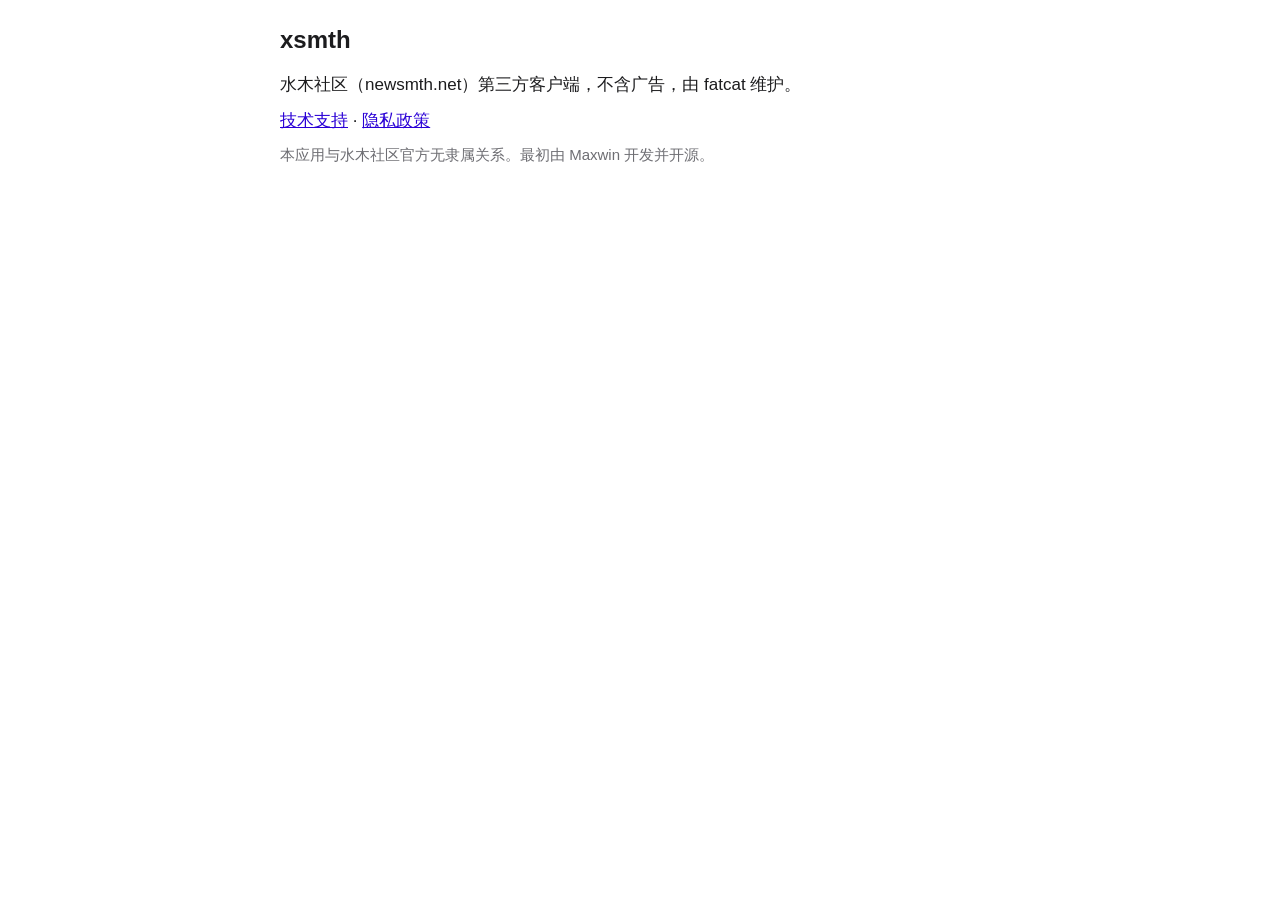
<file: index.html>
<!DOCTYPE html>
<html lang="zh-CN">
<head>
<meta charset="utf-8">
<meta name="viewport" content="width=device-width, initial-scale=1">
<title>xsmth</title>
<link rel="stylesheet" href="style.css">
</head>
<body>
<h1>xsmth</h1>
<p>水木社区（newsmth.net）第三方客户端，不含广告，由 fatcat 维护。</p>
<p><a href="support.html">技术支持</a> · <a href="privacy.html">隐私政策</a></p>
<p class="muted">本应用与水木社区官方无隶属关系。最初由 Maxwin 开发并开源。</p>
</body>
</html>
</file>
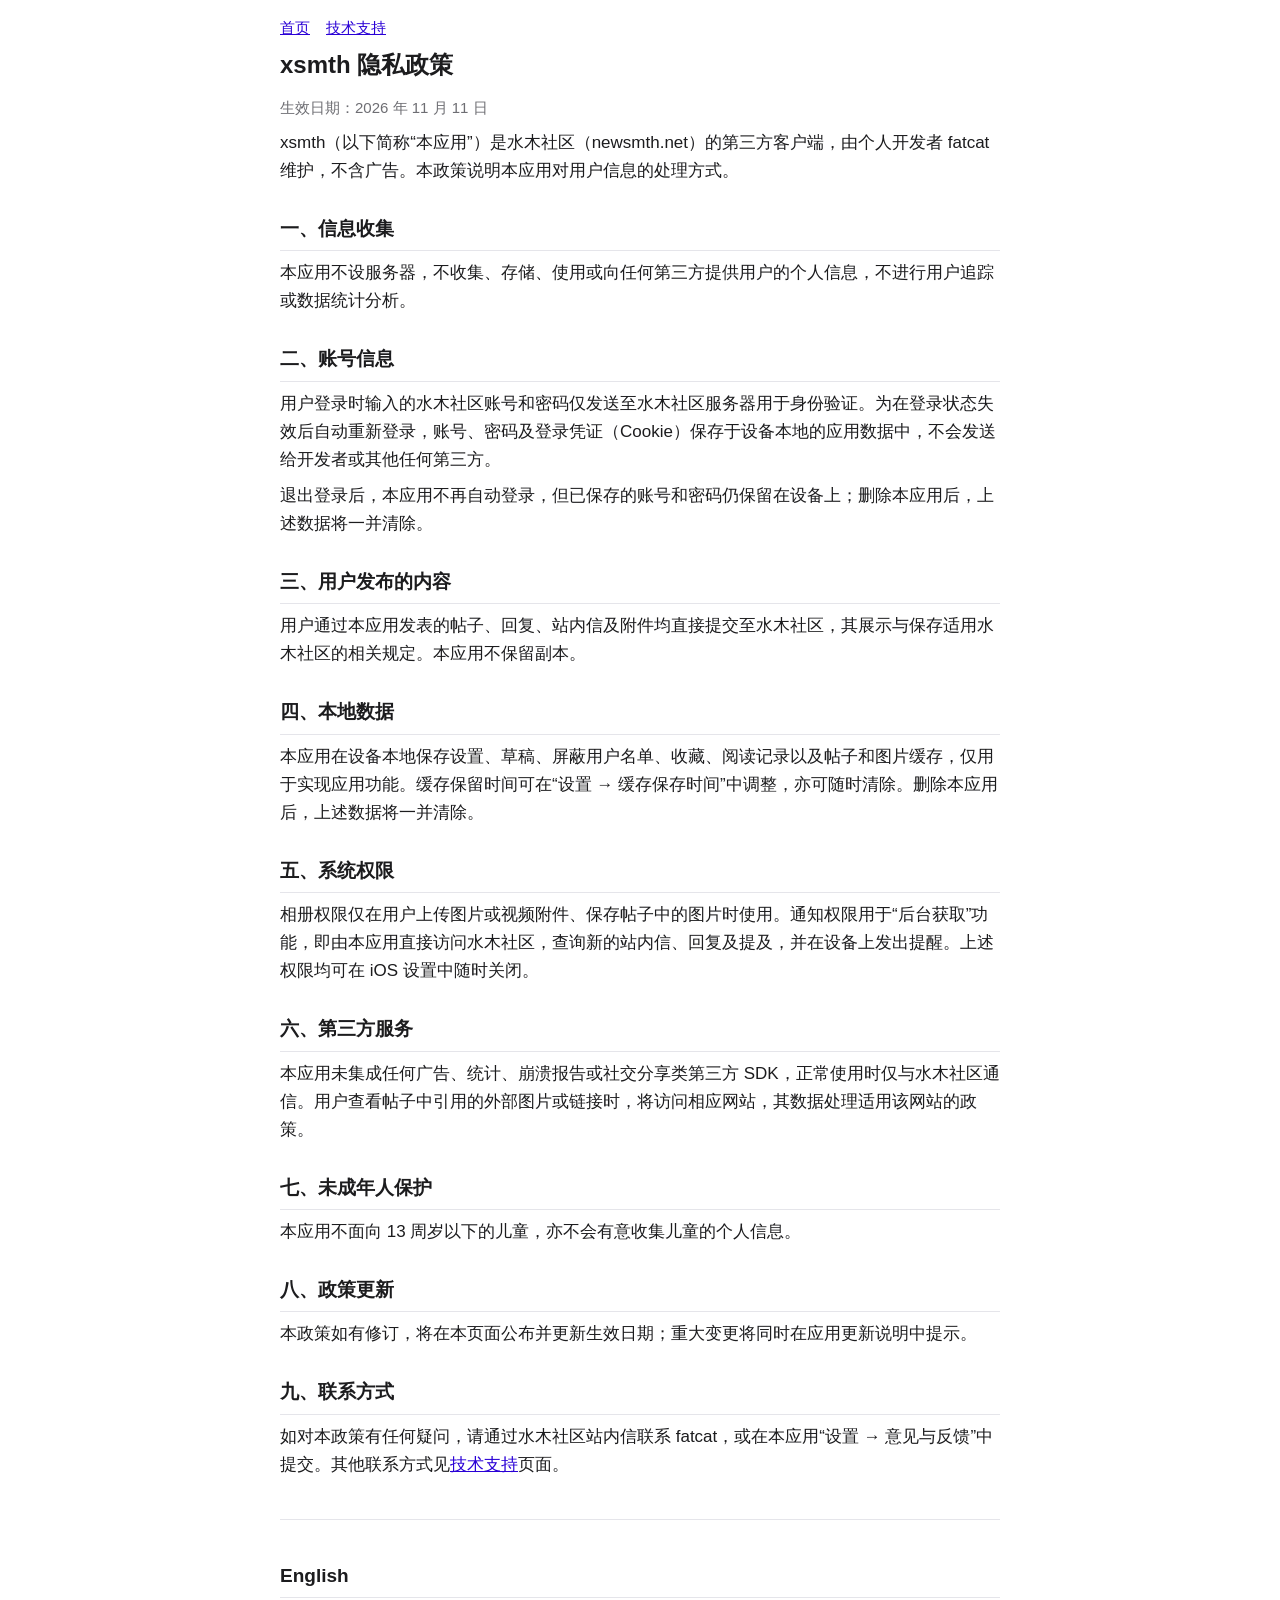
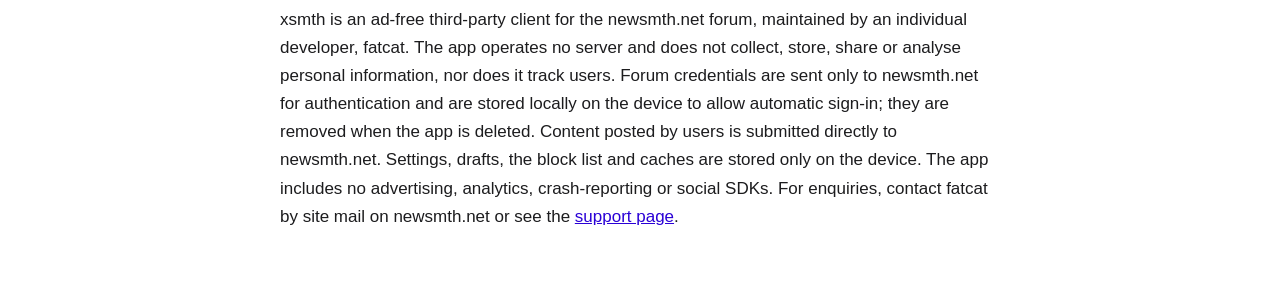
<file: privacy.html>
<!DOCTYPE html>
<html lang="zh-CN">
<head>
<meta charset="utf-8">
<meta name="viewport" content="width=device-width, initial-scale=1">
<title>xsmth 隐私政策</title>
<link rel="stylesheet" href="style.css">
</head>
<body>
<nav><a href="index.html">首页</a><a href="support.html">技术支持</a></nav>
<h1>xsmth 隐私政策</h1>
<p class="muted">生效日期：2026 年 11 月 11 日</p>

<p>xsmth（以下简称“本应用”）是水木社区（newsmth.net）的第三方客户端，由个人开发者 fatcat 维护，不含广告。本政策说明本应用对用户信息的处理方式。</p>

<h2>一、信息收集</h2>
<p>本应用不设服务器，不收集、存储、使用或向任何第三方提供用户的个人信息，不进行用户追踪或数据统计分析。</p>

<h2>二、账号信息</h2>
<p>用户登录时输入的水木社区账号和密码仅发送至水木社区服务器用于身份验证。为在登录状态失效后自动重新登录，账号、密码及登录凭证（Cookie）保存于设备本地的应用数据中，不会发送给开发者或其他任何第三方。</p>
<p>退出登录后，本应用不再自动登录，但已保存的账号和密码仍保留在设备上；删除本应用后，上述数据将一并清除。</p>

<h2>三、用户发布的内容</h2>
<p>用户通过本应用发表的帖子、回复、站内信及附件均直接提交至水木社区，其展示与保存适用水木社区的相关规定。本应用不保留副本。</p>

<h2>四、本地数据</h2>
<p>本应用在设备本地保存设置、草稿、屏蔽用户名单、收藏、阅读记录以及帖子和图片缓存，仅用于实现应用功能。缓存保留时间可在“设置 → 缓存保存时间”中调整，亦可随时清除。删除本应用后，上述数据将一并清除。</p>

<h2>五、系统权限</h2>
<p>相册权限仅在用户上传图片或视频附件、保存帖子中的图片时使用。通知权限用于“后台获取”功能，即由本应用直接访问水木社区，查询新的站内信、回复及提及，并在设备上发出提醒。上述权限均可在 iOS 设置中随时关闭。</p>

<h2>六、第三方服务</h2>
<p>本应用未集成任何广告、统计、崩溃报告或社交分享类第三方 SDK，正常使用时仅与水木社区通信。用户查看帖子中引用的外部图片或链接时，将访问相应网站，其数据处理适用该网站的政策。</p>

<h2>七、未成年人保护</h2>
<p>本应用不面向 13 周岁以下的儿童，亦不会有意收集儿童的个人信息。</p>

<h2>八、政策更新</h2>
<p>本政策如有修订，将在本页面公布并更新生效日期；重大变更将同时在应用更新说明中提示。</p>

<h2>九、联系方式</h2>
<p>如对本政策有任何疑问，请通过水木社区站内信联系 fatcat，或在本应用“设置 → 意见与反馈”中提交。其他联系方式见<a href="support.html">技术支持</a>页面。</p>

<div class="en">
<h2>English</h2>
<p>xsmth is an ad-free third-party client for the newsmth.net forum, maintained by an individual developer, fatcat. The app operates no server and does not collect, store, share or analyse personal information, nor does it track users. Forum credentials are sent only to newsmth.net for authentication and are stored locally on the device to allow automatic sign-in; they are removed when the app is deleted. Content posted by users is submitted directly to newsmth.net. Settings, drafts, the block list and caches are stored only on the device. The app includes no advertising, analytics, crash-reporting or social SDKs. For enquiries, contact fatcat by site mail on newsmth.net or see the <a href="support.html">support page</a>.</p>
</div>
</body>
</html>
</file>
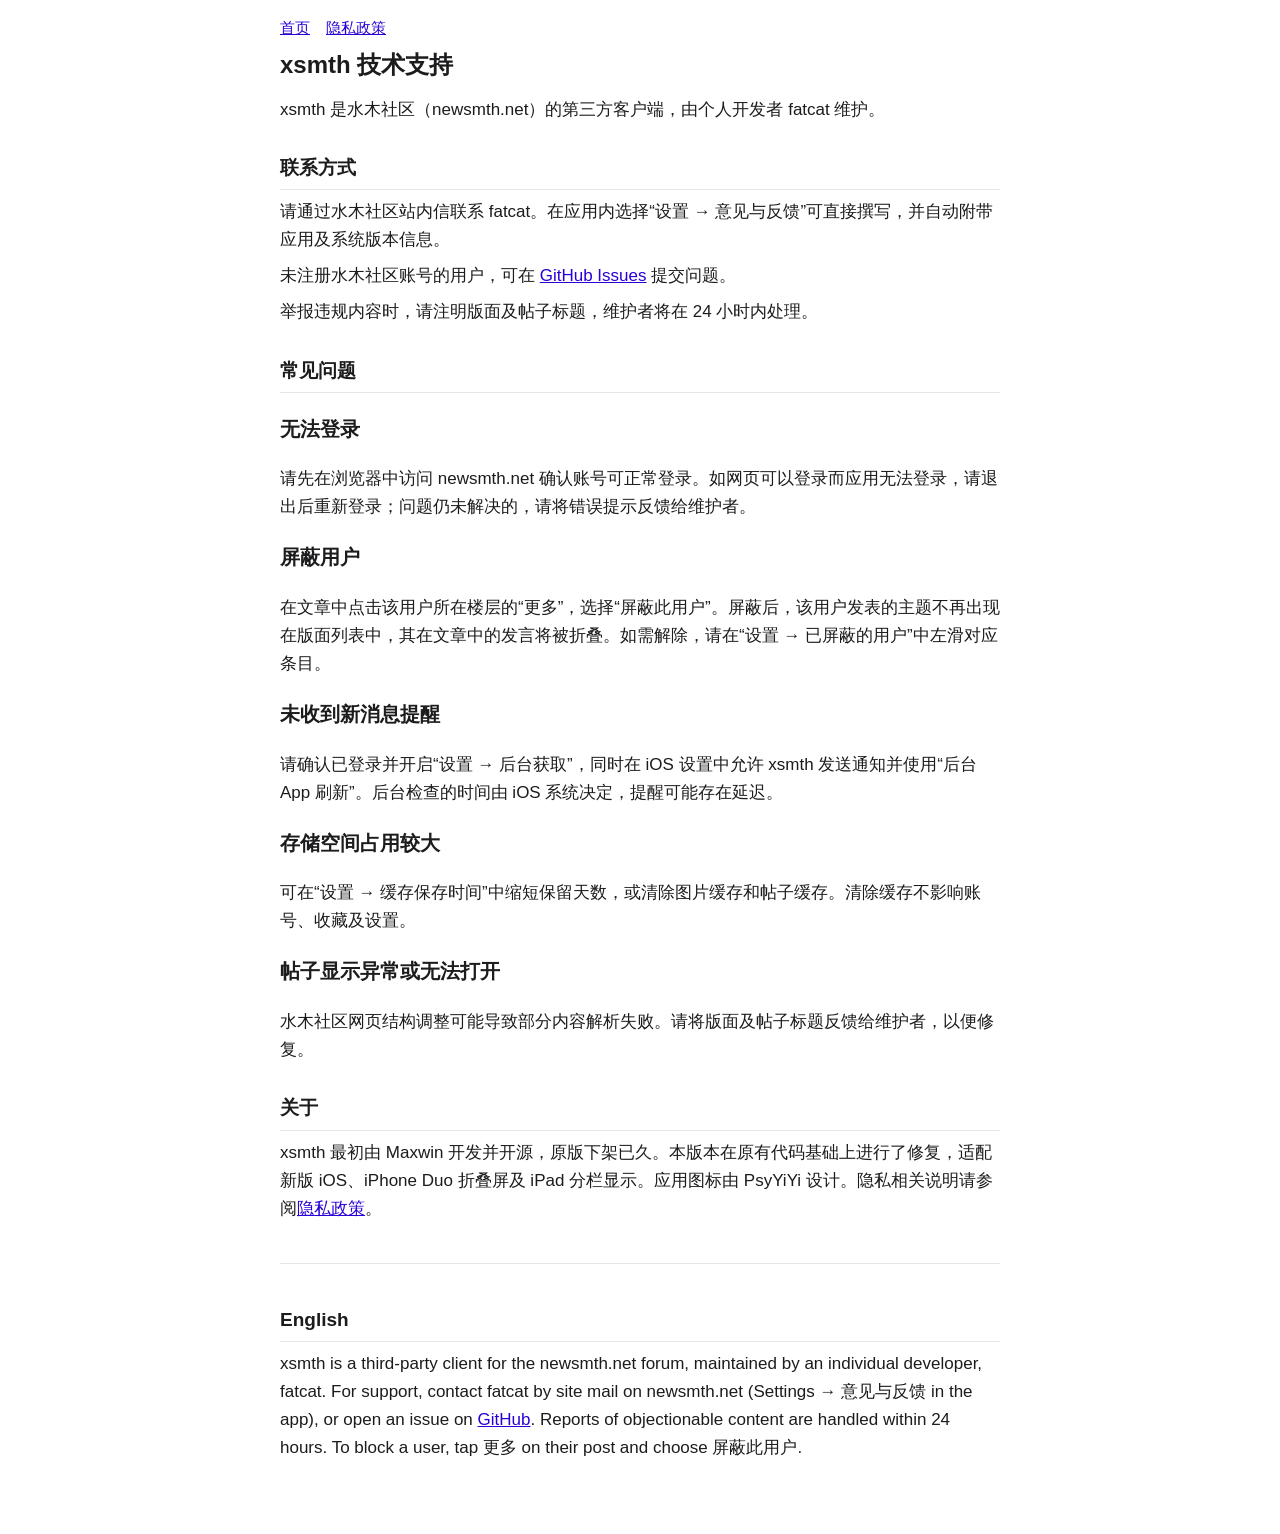
<file: support.html>
<!DOCTYPE html>
<html lang="zh-CN">
<head>
<meta charset="utf-8">
<meta name="viewport" content="width=device-width, initial-scale=1">
<title>xsmth 技术支持</title>
<link rel="stylesheet" href="style.css">
</head>
<body>
<nav><a href="index.html">首页</a><a href="privacy.html">隐私政策</a></nav>
<h1>xsmth 技术支持</h1>

<p>xsmth 是水木社区（newsmth.net）的第三方客户端，由个人开发者 fatcat 维护。</p>

<h2>联系方式</h2>
<p>请通过水木社区站内信联系 fatcat。在应用内选择“设置 → 意见与反馈”可直接撰写，并自动附带应用及系统版本信息。</p>
<p>未注册水木社区账号的用户，可在 <a href="https://github.com/ddsvalor/xsmth-support/issues">GitHub Issues</a> 提交问题。</p>
<p>举报违规内容时，请注明版面及帖子标题，维护者将在 24 小时内处理。</p>

<h2>常见问题</h2>

<h3>无法登录</h3>
<p>请先在浏览器中访问 newsmth.net 确认账号可正常登录。如网页可以登录而应用无法登录，请退出后重新登录；问题仍未解决的，请将错误提示反馈给维护者。</p>

<h3>屏蔽用户</h3>
<p>在文章中点击该用户所在楼层的“更多”，选择“屏蔽此用户”。屏蔽后，该用户发表的主题不再出现在版面列表中，其在文章中的发言将被折叠。如需解除，请在“设置 → 已屏蔽的用户”中左滑对应条目。</p>

<h3>未收到新消息提醒</h3>
<p>请确认已登录并开启“设置 → 后台获取”，同时在 iOS 设置中允许 xsmth 发送通知并使用“后台 App 刷新”。后台检查的时间由 iOS 系统决定，提醒可能存在延迟。</p>

<h3>存储空间占用较大</h3>
<p>可在“设置 → 缓存保存时间”中缩短保留天数，或清除图片缓存和帖子缓存。清除缓存不影响账号、收藏及设置。</p>

<h3>帖子显示异常或无法打开</h3>
<p>水木社区网页结构调整可能导致部分内容解析失败。请将版面及帖子标题反馈给维护者，以便修复。</p>

<h2>关于</h2>
<p>xsmth 最初由 Maxwin 开发并开源，原版下架已久。本版本在原有代码基础上进行了修复，适配新版 iOS、iPhone Duo 折叠屏及 iPad 分栏显示。应用图标由 PsyYiYi 设计。隐私相关说明请参阅<a href="privacy.html">隐私政策</a>。</p>

<div class="en">
<h2>English</h2>
<p>xsmth is a third-party client for the newsmth.net forum, maintained by an individual developer, fatcat. For support, contact fatcat by site mail on newsmth.net (Settings → 意见与反馈 in the app), or open an issue on <a href="https://github.com/ddsvalor/xsmth-support/issues">GitHub</a>. Reports of objectionable content are handled within 24 hours. To block a user, tap 更多 on their post and choose 屏蔽此用户.</p>
</div>
</body>
</html>
</file>
<file: style.css>
:root { color-scheme: light dark; --text: #1c1c1e; --muted: #6e6e73; --line: #e5e5ea; --link: #2a00d6; --bg: #ffffff; }
@media (prefers-color-scheme: dark) {
  :root { --text: #f2f2f7; --muted: #a1a1a6; --line: #38383a; --link: #8f86ff; --bg: #000000; }
}
html { -webkit-text-size-adjust: 100%; }
body { margin: 0; padding: 16px 20px 64px; background: var(--bg); color: var(--text);
  font: 17px/1.65 -apple-system, "PingFang SC", sans-serif; }
h1 { font-size: 24px; line-height: 1.3; margin: 8px 0 16px; }
h2 { font-size: 19px; margin: 28px 0 8px; padding-bottom: 6px; border-bottom: 1px solid var(--line); }
p, li { margin: 8px 0; }
ol, ul { padding-left: 1.4em; }
a { color: var(--link); }
.muted { color: var(--muted); font-size: 15px; }
body { max-width: 720px; margin: 0 auto; }
.en { margin-top: 40px; padding-top: 12px; border-top: 1px solid var(--line); }
nav { font-size: 15px; margin-bottom: 8px; }
nav a { margin-right: 16px; }
</file>
